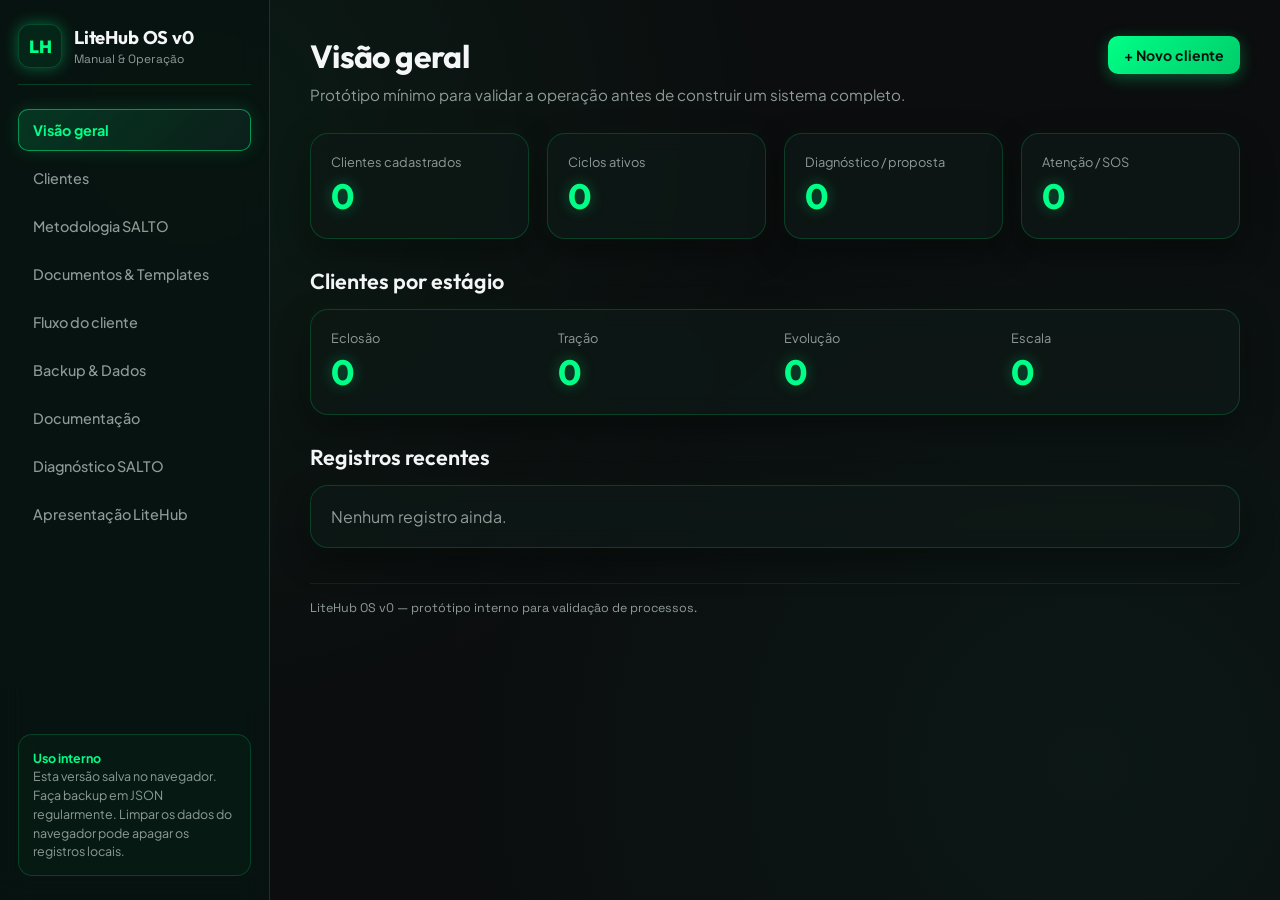
<file: index.html>
<!doctype html>
<html lang="pt-BR">
<head>
<meta charset="utf-8"><meta name="viewport" content="width=device-width,initial-scale=1">
<title>LiteHub OS v0</title>
<link rel="stylesheet" href="style.css">
</head>
<body><div class="app">
<aside><div class="brand"><div class="logo">LH</div><div><h1>LiteHub OS v0</h1><small>Manual & Operação</small></div></div><div class="nav">
<button class="active" data-page="dashboard">Visão geral</button><button data-page="clientes">Clientes</button><button data-page="metodologia">Metodologia SALTO</button><button data-page="templates">Documentos & Templates</button><button data-page="processos">Fluxo do cliente</button><button data-page="backup">Backup & Dados</button><button onclick="window.location.href='documentacao.html'">Documentação</button><button onclick="window.location.href='diagnostico-LiteHub/index.html'">Diagnóstico SALTO</button><button onclick="window.location.href='apresentacao-litehub/index.html'">Apresentação LiteHub</button>
</div><div class="sidebox"><b>Uso interno</b><br>Esta versão salva no navegador. Faça backup em JSON regularmente. Limpar os dados do navegador pode apagar os registros locais.</div></aside>
<main>
<section id="dashboard" class="page active"><div class="top"><div><h2>Visão geral</h2><p>Protótipo mínimo para validar a operação antes de construir um sistema completo.</p></div><button class="btn" onclick="showPage('clientes');openClientForm()">+ Novo cliente</button></div>
<div class="grid cols-4"><div class="card"><div class="muted small">Clientes cadastrados</div><div class="metric" id="mTotal">0</div></div><div class="card"><div class="muted small">Ciclos ativos</div><div class="metric" id="mAtivos">0</div></div><div class="card"><div class="muted small">Diagnóstico / proposta</div><div class="metric" id="mComercial">0</div></div><div class="card"><div class="muted small">Atenção / SOS</div><div class="metric" id="mRisco">0</div></div></div>
<div class="section-title"><h3>Clientes por estágio</h3></div><div class="card"><div id="stageSummary" class="grid cols-4"></div></div><div class="section-title"><h3>Registros recentes</h3></div><div class="card" id="dashboardClients"></div></section>

<section id="clientes" class="page"><div class="top"><div><h2>Clientes</h2><p>Cadastro mínimo do prospect ao ciclo ativo.</p></div><button class="btn" onclick="openClientForm()">+ Cadastrar</button></div>
<div id="clientForm" class="card" style="display:none;margin-bottom:16px"><h3 id="clientFormTitle">Novo cliente</h3><input type="hidden" id="clientId"><div class="grid cols-3">
<div class="field"><label>Empresa</label><input id="cName"></div><div class="field"><label>Contato</label><input id="cContact"></div><div class="field"><label>Status</label><select id="cStatus"><option>Prospect</option><option>Reunião agendada</option><option>Diagnóstico</option><option>Em análise</option><option>Proposta</option><option>Negociação</option><option>Onboarding</option><option>Ciclo ativo</option><option>Checkpoint</option><option>Revisão</option><option>Novo SALTO</option><option>Offboarding</option><option>Concluído</option><option>Perdido</option></select></div>
<div class="field"><label>Índice SALTO (0–15)</label><input id="cScore" type="number" min="0" max="15" step=".1"></div><div class="field"><label>Estágio</label><select id="cStage"><option>Eclosão</option><option>Tração</option><option>Evolução</option><option>Escala</option></select></div><div class="field"><label>Complexidade</label><select id="cComplex"><option>C1 — Simples</option><option>C2 — Moderada</option><option>C3 — Alta</option></select></div>
<div class="field"><label>Saúde</label><select id="cHealth"><option>🟢 Saudável</option><option>🟡 Atenção</option><option>🔴 SOS</option><option>⚪ Não avaliado</option></select></div><div class="field"><label>Ciclo atual</label><input id="cCycle" placeholder="Ex.: Dia 42/90"></div><div class="field"><label>Produto</label><select id="cProduct"><option>Sprint Eclosão</option><option>Programa Tração</option><option>Programa Evolução</option><option>Programa Escala</option><option>Personalizado</option></select></div></div>
<div class="grid cols-2"><div class="field"><label>Ponto A</label><textarea id="cPointA"></textarea></div><div class="field"><label>Ponto B atual</label><textarea id="cPointB"></textarea></div><div class="field"><label>Módulos ativos</label><textarea id="cModules" placeholder="Ex.: Aquisição N3 / CRM N2 / Dados N2"></textarea></div><div class="field"><label>Links úteis</label><textarea id="cLinks" placeholder="Drive, CRM, Ads, documentos..."></textarea></div></div><div class="actions"><button class="btn" onclick="saveClient()">Salvar</button><button class="btn ghost" onclick="closeClientForm()">Cancelar</button></div></div><div id="clientList" class="grid cols-2"></div></section>

<section id="metodologia" class="page"><div class="top"><div><h2>Metodologia SALTO</h2><p>Referência rápida da versão 1.0.</p></div></div><div class="grid cols-2">
<div class="card"><h3>S — Situação</h3><p>Onde estamos? Diagnosticar, medir e priorizar.</p><span class="pill">S abre todo ciclo</span></div><div class="card"><h3>A — Atração</h3><p>Por que alguém prestaria atenção? Mensagem, oferta e criativos.</p></div><div class="card"><h3>L — Leads & Aquisição</h3><p>Como novas oportunidades chegam? Canais escolhidos conforme o diagnóstico.</p></div><div class="card"><h3>T — Tecnologia</h3><p>Como transformamos interesse em processo? Tracking, CRM, WhatsApp e automações.</p></div><div class="card"><h3>O — Otimização</h3><p>Onde está o próximo gargalo? Comparar Ponto A × Ponto B e preparar o próximo SALTO.</p><span class="pill">O fecha todo ciclo</span></div></div>
<div class="section-title"><h3>Arquitetura de decisão</h3></div><div class="card"><div class="kpi-line"><b>Índice SALTO</b><span>Maturidade e gargalos.</span></div><div class="kpi-line"><b>Complexidade C1/C2/C3</b><span>Dificuldade operacional.</span></div><div class="kpi-line"><b>Módulos N0–N3</b><span>Profundidade de atuação.</span></div><div class="kpi-line"><b>UE-I / UE-R</b><span>Capacidade de implantação e recorrência.</span></div><div class="kpi-line"><b>Produto</b><span>Limites de capacidade e acompanhamento.</span></div></div></section>

<section id="templates" class="page"><div class="top"><div><h2>Documentos & Templates</h2><p>Modelos operacionais. Selecione um cliente para salvar cada documento por empresa.</p></div><div class="actions"><select id="templateClient" onchange="renderTemplate()"><option value="">Sem cliente selecionado</option></select><button class="btn ghost" onclick="window.print()">Imprimir</button></div></div><div class="template-tabs no-print" id="templateTabs"></div><div id="templateArea"></div></section>

<section id="processos" class="page"><div class="top"><div><h2>Fluxo do cliente</h2><p>Mapa v1.0 do prospect ao próximo SALTO ou encerramento.</p></div></div><div class="card"><table><thead><tr><th>#</th><th>Etapa</th><th>Objetivo</th><th>Condição de saída</th><th>Documento</th></tr></thead><tbody>
<tr><td>1</td><td>Prospecção</td><td>Gerar conversa qualificada</td><td>Reunião agendada / sem interesse</td><td>Registro do prospect</td></tr><tr><td>2</td><td>Pré-qualificação</td><td>Evitar diagnóstico inviável</td><td>Fit mínimo confirmado</td><td>Checklist de fit</td></tr><tr><td>3</td><td>Diagnóstico SALTO</td><td>Maturidade, gargalo e restrições</td><td>Dados suficientes</td><td>Planilha de diagnóstico</td></tr><tr><td>4</td><td>Análise interna</td><td>Decidir se e como ajudar</td><td>Proposta / mais dados / recusa</td><td>Ficha de análise</td></tr><tr><td>5</td><td>Proposta</td><td>Prescrever solução viável</td><td>Aceite / negociação / perda</td><td>Proposta LiteHub</td></tr><tr><td>6</td><td>Contrato + pagamento</td><td>Formalizar regras</td><td>Condições cumpridas</td><td>Contrato + expectativas</td></tr><tr><td>7</td><td>Onboarding</td><td>Confirmar fotografia operacional</td><td>Ponto A oficial</td><td>Checklist onboarding</td></tr><tr><td>8</td><td>Planejamento</td><td>Definir Ponto B e prioridades</td><td>Ficha do ciclo pronta</td><td>Ficha do Ciclo SALTO</td></tr><tr><td>9</td><td>Execução</td><td>Operar hipóteses e módulos</td><td>Dados / marco do ciclo</td><td>Registro de hipóteses</td></tr><tr><td>10</td><td>Acompanhamento</td><td>Dar visibilidade</td><td>Decisões registradas</td><td>Update semanal</td></tr><tr><td>11</td><td>Pulse</td><td>Antecipar churn</td><td>Ação quando necessário</td><td>Pulse de satisfação</td></tr><tr><td>12</td><td>Checkpoint</td><td>Continuar / ajustar / rotacionar</td><td>Nova decisão</td><td>Checkpoint SALTO</td></tr><tr><td>13</td><td>Revisão A → B</td><td>Mostrar evolução</td><td>Novo estado documentado</td><td>Relatório A × B</td></tr><tr><td>14</td><td>Continuidade</td><td>Escolher próximo movimento</td><td>Novo SALTO / saída</td><td>Recomendação</td></tr><tr><td>15</td><td>Offboarding</td><td>Encerrar bem</td><td>Ativos e pendências resolvidos</td><td>Checklist offboarding</td></tr></tbody></table></div></section>

<section id="backup" class="page"><div class="top"><div><h2>Backup & Dados</h2><p>Use JSON como backup enquanto esta versão roda localmente.</p></div></div><div class="grid cols-2"><div class="card"><h3>Exportar</h3><p class="muted">Baixa clientes e documentos salvos.</p><button class="btn" onclick="exportData()">Exportar backup JSON</button></div><div class="card"><h3>Importar</h3><p class="muted">Restaura um backup e substitui os dados atuais.</p><input type="file" id="importFile" accept=".json"><br><br><button class="btn secondary" onclick="importData()">Importar backup</button></div></div><div class="card" style="margin-top:15px"><h3>Limpar ambiente</h3><button class="btn danger" onclick="resetAll()">Apagar dados locais</button></div></section>
<section id="documentacao" class="page"><div class="top"><div><h2>Documentação</h2><p>Referência rápida da versão 1.0.</p></div></div><div class="card"><h3>Objetivo</h3><p>Prototipar um sistema mínimo para validar a operação antes de construir um sistema completo.</p></div><div class="card"><h3>Escopo</h3><p>Cadastro de clientes, registro de documentos e templates, visão geral do pipeline e fluxo do cliente.</p></div><div class="card"><h3>Limitações</h3><p>Esta versão roda localmente no navegador. Limpar os dados do navegador pode apagar os registros locais. Faça backup em JSON regularmente.</p></div></section>
<script src="script.js"></script></body></html>
<footer>LiteHub OS v0 — protótipo interno para validação de processos.</footer>
</main></div>
</file>
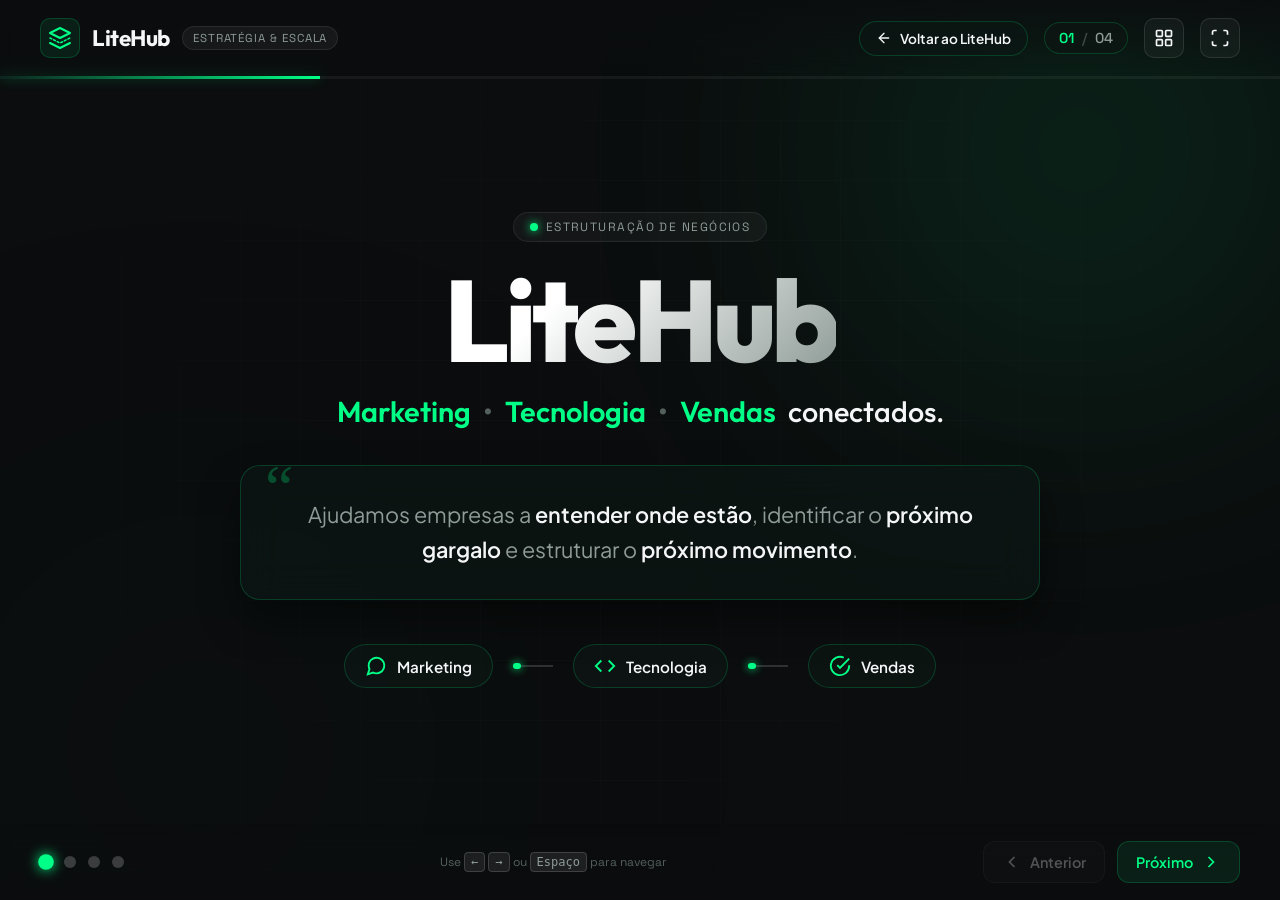
<file: apresentacao-litehub/index.html>
<!DOCTYPE html>
<html lang="pt-BR">

<head>
  <meta charset="UTF-8">
  <meta name="viewport" content="width=device-width, initial-scale=1.0">
  <title>LiteHub — Marketing, Tecnologia e Vendas</title>
  <meta name="description"
    content="Apresentação institucional LiteHub. Conectando Marketing, Tecnologia e Vendas para identificar gargalos e estruturar o próximo salto da sua empresa.">

  <!-- Google Fonts -->
  <link rel="preconnect" href="https://fonts.googleapis.com">
  <link rel="preconnect" href="https://fonts.gstatic.com" crossorigin>
  <link
    href="https://fonts.googleapis.com/css2?family=Outfit:wght@400;500;600;700&family=Plus+Jakarta+Sans:wght@300;400;500;600;700&family=Space+Grotesk:wght@400;500;600&display=swap"
    rel="stylesheet">

  <!-- Stylesheets -->
  <link rel="stylesheet" href="style.css">
</head>

<body>
  <!-- Ambient background lighting canvas / effects -->
  <div class="ambient-background">
    <div class="glow-orb orb-1"></div>
    <div class="glow-orb orb-2"></div>
    <div class="grid-overlay"></div>
  </div>

  <!-- Header Navigation -->
  <header class="app-header">
    <div class="brand">
      <span class="brand-logo">
        <svg width="24" height="24" viewBox="0 0 24 24" fill="none" xmlns="http://www.w3.org/2000/svg">
          <path d="M12 2L2 7L12 12L22 7L12 2Z" stroke="#00FF87" stroke-width="2" stroke-linecap="round"
            stroke-linejoin="round" />
          <path d="M2 17L12 22L22 17" stroke="#00FF87" stroke-width="2" stroke-linecap="round"
            stroke-linejoin="round" />
          <path d="M2 12L12 17L22 12" stroke="#00FF87" stroke-dasharray="2 2" stroke-width="1.5" stroke-linecap="round"
            stroke-linejoin="round" />
        </svg>
      </span>
      <span class="brand-name">LiteHub</span>
      <span class="brand-badge">Estratégia & Escala</span>
    </div>

    <div class="header-controls">
      <a href="../index.html" class="btn-back-home" title="Voltar ao LiteHub OS" aria-label="Voltar para o LiteHub OS">
        <svg width="16" height="16" viewBox="0 0 24 24" fill="none" stroke="currentColor" stroke-width="2" stroke-linecap="round" stroke-linejoin="round">
          <line x1="19" y1="12" x2="5" y2="12"></line>
          <polyline points="12 19 5 12 12 5"></polyline>
        </svg>
        <span>Voltar ao LiteHub</span>
      </a>

      <div class="slide-indicator">
        <span id="current-slide-num">01</span>
        <span class="sep">/</span>
        <span id="total-slides-num">04</span>
      </div>

      <button id="btn-overview" class="icon-btn" title="Visão Geral (Esc)" aria-label="Visão geral dos slides">
        <svg width="20" height="20" viewBox="0 0 24 24" fill="none" stroke="currentColor" stroke-width="2">
          <rect x="3" y="3" width="7" height="7" rx="1" />
          <rect x="14" y="3" width="7" height="7" rx="1" />
          <rect x="14" y="14" width="7" height="7" rx="1" />
          <rect x="3" y="14" width="7" height="7" rx="1" />
        </svg>
      </button>

      <button id="btn-fullscreen" class="icon-btn" title="Tela Cheia (F)" aria-label="Alternar tela cheia">
        <svg class="fs-icon-open" width="20" height="20" viewBox="0 0 24 24" fill="none" stroke="currentColor"
          stroke-width="2">
          <path d="M8 3H5a2 2 0 0 0-2 2v3m18 0V5a2 2 0 0 0-2-2h-3m0 18h3a2 2 0 0 0 2-2v-3M3 16v3a2 2 0 0 0 2 2h3" />
        </svg>
      </button>
    </div>
  </header>

  <!-- Progress Bar Top -->
  <div class="progress-bar-container">
    <div id="progress-bar" class="progress-bar"></div>
  </div>

  <!-- Main Slides Viewport -->
  <main class="slides-viewport">

    <!-- SLIDE 1 -->
    <section class="slide active" id="slide-1" data-slide="1">
      <div class="slide-content hero-slide">
        <div class="hero-badge">
          <span class="dot"></span> ESTRUTURAÇÃO DE NEGÓCIOS
        </div>

        <h1 class="hero-title">LiteHub</h1>

        <p class="hero-tagline">
          <span class="highlight-pill">Marketing</span>
          <span class="divider">•</span>
          <span class="highlight-pill">Tecnologia</span>
          <span class="divider">•</span>
          <span class="highlight-pill">Vendas</span>
          <span class="subtext">conectados.</span>
        </p>

        <div class="hero-card glass-panel">
          <div class="quote-mark">“</div>
          <p class="hero-description">
            Ajudamos empresas a <strong>entender onde estão</strong>, identificar o <strong>próximo gargalo</strong> e
            estruturar o <strong>próximo movimento</strong>.
          </p>
        </div>

        <!-- 3 Pillars Visualizer -->
        <div class="pillars-container">
          <div class="pillar-item">
            <div class="pillar-icon">
              <svg width="22" height="22" viewBox="0 0 24 24" fill="none" stroke="currentColor" stroke-width="2">
                <path
                  d="M21 11.5a8.38 8.38 0 0 1-.9 3.8 8.5 8.5 0 0 1-7.6 4.7 8.38 8.38 0 0 1-3.8-.9L3 21l1.9-5.7a8.38 8.38 0 0 1-.9-3.8 8.5 8.5 0 0 1 4.7-7.6 8.38 8.38 0 0 1 3.8-.9h.5a8.48 8.48 0 0 1 8 8v.5z" />
              </svg>
            </div>
            <span>Marketing</span>
          </div>

          <div class="pillar-connector">
            <div class="connector-line"></div>
            <div class="connector-pulse"></div>
          </div>

          <div class="pillar-item">
            <div class="pillar-icon">
              <svg width="22" height="22" viewBox="0 0 24 24" fill="none" stroke="currentColor" stroke-width="2">
                <polyline points="16 18 22 12 16 6" />
                <polyline points="8 6 2 12 8 18" />
              </svg>
            </div>
            <span>Tecnologia</span>
          </div>

          <div class="pillar-connector">
            <div class="connector-line"></div>
            <div class="connector-pulse"></div>
          </div>

          <div class="pillar-item">
            <div class="pillar-icon">
              <svg width="22" height="22" viewBox="0 0 24 24" fill="none" stroke="currentColor" stroke-width="2">
                <path d="M22 11.08V12a10 10 0 1 1-5.93-9.14" />
                <polyline points="22 4 12 14.01 9 11.01" />
              </svg>
            </div>
            <span>Vendas</span>
          </div>
        </div>
      </div>
    </section>

    <!-- SLIDE 2 -->
    <section class="slide" id="slide-2" data-slide="2">
      <div class="slide-content salto-slide">
        <div class="section-tag">METODOLOGIA DE DIAGNÓSTICO</div>
        <h2 class="slide-title">O SALTO</h2>

        <!-- Interactive SALTO letters card breakdown -->
        <div class="salto-grid">
          <div class="salto-card" data-salto="S">
            <div class="salto-letter">S</div>
            <div class="salto-info">
              <span class="salto-word">Situação</span>
              <p class="salto-desc">Mapeamento do cenário atual e diagnóstico de maturidade comercial e operacional.</p>
            </div>
          </div>

          <div class="salto-card" data-salto="A">
            <div class="salto-letter">A</div>
            <div class="salto-info">
              <span class="salto-word">Atração</span>
              <p class="salto-desc">Estratégia de alcance, posicionamento de mercado e geração de demanda qualificada.
              </p>
            </div>
          </div>

          <div class="salto-card" data-salto="L">
            <div class="salto-letter">L</div>
            <div class="salto-info">
              <span class="salto-word">Leads & Aquisição</span>
              <p class="salto-desc">Captura, qualificação e otimização do fluxo de conversão em novos clientes.</p>
            </div>
          </div>

          <div class="salto-card" data-salto="T">
            <div class="salto-letter">T</div>
            <div class="salto-info">
              <span class="salto-word">Tecnologia</span>
              <p class="salto-desc">Ferramentas, automações, arquitetura de dados e integração de sistemas.</p>
            </div>
          </div>

          <div class="salto-card" data-salto="O">
            <div class="salto-letter">O</div>
            <div class="salto-info">
              <span class="salto-word">Otimização</span>
              <p class="salto-desc">Análise contínua de métricas, eliminação de gargalos e ganho de escala.</p>
            </div>
          </div>
        </div>

        <!-- Key phrase footer card -->
        <div class="salto-phrase-card glass-panel">
          <div class="quote-icon">
            <svg width="24" height="24" viewBox="0 0 24 24" fill="none" stroke="#00FF87" stroke-width="2">
              <path
                d="M3 21c3 0 7-1 7-8V5c0-1.25-.756-2.017-2-2H4c-1.25 0-2 .75-2 2v6c0 1.25.75 2 2 2h3c0 4-2 5.5-4 6z" />
              <path
                d="M15 21c3 0 7-1 7-8V5c0-1.25-.756-2.017-2-2h-4c-1.25 0-2 .75-2 2v6c0 1.25.75 2 2 2h3c0 4-2 5.5-4 6z" />
            </svg>
          </div>
          <blockquote class="salto-quote">
            “Antes de saltar, precisamos saber de onde estamos partindo.”
          </blockquote>
        </div>
      </div>
    </section>

    <!-- SLIDE 3 -->
    <section class="slide" id="slide-3" data-slide="3">
      <div class="slide-content conversa-slide">
        <div class="section-tag">ALINHAMENTO E TRANSPARÊNCIA</div>
        <h2 class="slide-title">Como funciona esta conversa</h2>

        <div class="conversa-steps-container">
          <!-- Timeline line track -->
          <div class="steps-timeline-track">
            <div class="steps-timeline-progress"></div>
          </div>

          <div class="conversa-step-card glass-panel" data-step="1">
            <div class="step-badge">
              <span class="step-num">01</span>
              <span class="step-moment">Hoje</span>
            </div>
            <div class="step-content">
              <h3>Entender o cenário.</h3>
              <p>Mapeamos a realidade atual do seu negócio sem premissas ou soluções enlatadas.</p>
            </div>
          </div>

          <div class="conversa-step-card glass-panel" data-step="2">
            <div class="step-badge">
              <span class="step-num">02</span>
              <span class="step-moment">Depois</span>
            </div>
            <div class="step-content">
              <h3>Analisar os dados.</h3>
              <p>Examinamos gargalos de processo, tecnologia e performance de vendas com profundidade.</p>
            </div>
          </div>

          <div class="conversa-step-card glass-panel highlight-step" data-step="3">
            <div class="step-badge">
              <span class="step-num">03</span>
              <span class="step-moment">O Diagnóstico</span>
            </div>
            <div class="step-content">
              <h3>Recomendação clara.</h3>
              <p>Se encontrarmos uma oportunidade em que a LiteHub realmente possa ajudar, apresentamos uma recomendação
                estruturada.</p>
            </div>
          </div>

          <div class="conversa-step-card glass-panel honest-step" data-step="4">
            <div class="step-badge">
              <span class="step-num">04</span>
              <span class="step-moment">Compromisso</span>
            </div>
            <div class="step-content">
              <h3>Transparência total.</h3>
              <p>Caso contrário, também falamos isso. Só avançamos se houver encaixe real e valor mensurável.</p>
            </div>
          </div>
        </div>
      </div>
    </section>

    <!-- SLIDE 4 -->
    <section class="slide" id="slide-4" data-slide="4">
      <div class="slide-content ponto-slide">
        <div class="section-tag">FILOSOFIA DE ATUAÇÃO</div>
        <h2 class="slide-title">Ponto A <span class="accent-arrow">→</span> Ponto B</h2>

        <!-- Interactive Diagram -->
        <div class="diagram-wrapper">
          <div class="point-box point-a glass-panel">
            <div class="point-header">
              <span class="point-badge">ESTADO ATUAL</span>
              <h3>Ponto A</h3>
            </div>
            <p>Diagnóstico preciso do cenário atual, gargalos e capacidade real da operação.</p>
          </div>

          <div class="bridge-box">
            <div class="bridge-line">
              <div class="bridge-pulse"></div>
            </div>
            <div class="bridge-pill">
              <span class="bridge-icon">
                <svg width="18" height="18" viewBox="0 0 24 24" fill="none" stroke="#00FF87" stroke-width="2">
                  <polygon
                    points="12 2 15.09 8.26 22 9.27 17 14.14 18.18 21.02 12 17.77 5.82 21.02 7 14.14 2 9.27 8.91 8.26 12 2" />
                </svg>
              </span>
              <span>O QUE PRECISA ACONTECER</span>
            </div>
          </div>

          <div class="point-box point-b glass-panel">
            <div class="point-header">
              <span class="point-badge badge-b">OBJETIVO ALCANÇÁVEL</span>
              <h3>Ponto B</h3>
            </div>
            <p>Evolução plausível, sustentável e mensurável com processos e tecnologia alinhados.</p>
          </div>
        </div>

        <!-- Principles Cards -->
        <div class="principles-grid">
          <div class="principle-card glass-panel">
            <div class="principle-icon">
              <svg width="24" height="24" viewBox="0 0 24 24" fill="none" stroke="#00FF87" stroke-width="2">
                <circle cx="12" cy="12" r="10" />
                <line x1="4.93" y1="4.93" x2="19.07" y2="19.07" />
              </svg>
            </div>
            <p>Não estamos procurando prometer um resultado antes de entender o problema.</p>
          </div>

          <div class="principle-card glass-panel highlight-principle">
            <div class="principle-icon">
              <svg width="24" height="24" viewBox="0 0 24 24" fill="none" stroke="#00FF87" stroke-width="2">
                <path d="M22 11.08V12a10 10 0 1 1-5.93-9.14" />
                <polyline points="22 4 12 14.01 9 11.01" />
              </svg>
            </div>
            <p>Estamos procurando identificar um <strong>Ponto A</strong>, um <strong>Ponto B plausível</strong> e o que
              precisa acontecer entre os dois.</p>
          </div>
        </div>
      </div>
    </section>

  </main>

  <!-- Controls Footer Bar -->
  <footer class="app-footer">
    <div class="nav-dots" id="nav-dots">
      <button class="dot-btn active" data-target="1" aria-label="Ir para o slide 1 LiteHub"><span
          class="dot-tooltip">LiteHub</span></button>
      <button class="dot-btn" data-target="2" aria-label="Ir para o slide 2 O SALTO"><span class="dot-tooltip">O
          SALTO</span></button>
      <button class="dot-btn" data-target="3" aria-label="Ir para o slide 3 Como Funciona"><span
          class="dot-tooltip">Como Funciona</span></button>
      <button class="dot-btn" data-target="4" aria-label="Ir para o slide 4 Ponto A -> Ponto B"><span
          class="dot-tooltip">Ponto A → B</span></button>
    </div>

    <div class="keyboard-hint">
      <span>Use <kbd>←</kbd> <kbd>→</kbd> ou <kbd>Espaço</kbd> para navegar</span>
    </div>

    <div class="nav-actions">
      <button id="btn-prev" class="nav-btn" aria-label="Slide anterior" disabled>
        <svg width="20" height="20" viewBox="0 0 24 24" fill="none" stroke="currentColor" stroke-width="2">
          <polyline points="15 18 9 12 15 6" />
        </svg>
        <span>Anterior</span>
      </button>

      <button id="btn-next" class="nav-btn primary-nav-btn" aria-label="Próximo slide">
        <span>Próximo</span>
        <svg width="20" height="20" viewBox="0 0 24 24" fill="none" stroke="currentColor" stroke-width="2">
          <polyline points="9 18 15 12 9 6" />
        </svg>
      </button>
    </div>
  </footer>

  <!-- Overview Grid Modal -->
  <div id="overview-modal" class="overview-modal">
    <div class="overview-header">
      <h2>Visão Geral da Apresentação</h2>
      <button id="btn-close-overview" class="icon-btn" aria-label="Fechar visão geral">
        <svg width="24" height="24" viewBox="0 0 24 24" fill="none" stroke="currentColor" stroke-width="2">
          <line x1="18" y1="6" x2="6" y2="18" />
          <line x1="6" y1="6" x2="18" y2="18" />
        </svg>
      </button>
    </div>

    <div class="overview-grid">
      <div class="overview-card" data-jump="1">
        <div class="card-thumb thumb-1">
          <span class="thumb-badge">01</span>
          <h4>LiteHub</h4>
          <p>Marketing, tecnologia e vendas conectados.</p>
        </div>
      </div>
      <div class="overview-card" data-jump="2">
        <div class="card-thumb thumb-2">
          <span class="thumb-badge">02</span>
          <h4>O SALTO</h4>
          <p>Situação, Atração, Leads, Tecnologia, Otimização</p>
        </div>
      </div>
      <div class="overview-card" data-jump="3">
        <div class="card-thumb thumb-3">
          <span class="thumb-badge">03</span>
          <h4>Como Funciona</h4>
          <p>Hoje, depois, recomendação e transparência.</p>
        </div>
      </div>
      <div class="overview-card" data-jump="4">
        <div class="card-thumb thumb-4">
          <span class="thumb-badge">04</span>
          <h4>Ponto A → B</h4>
          <p>Cenário atual, ponte e objetivo plausível.</p>
        </div>
      </div>
    </div>
  </div>

  <!-- Scripts -->
  <script src="script.js"></script>
</body>

</html>
</file>
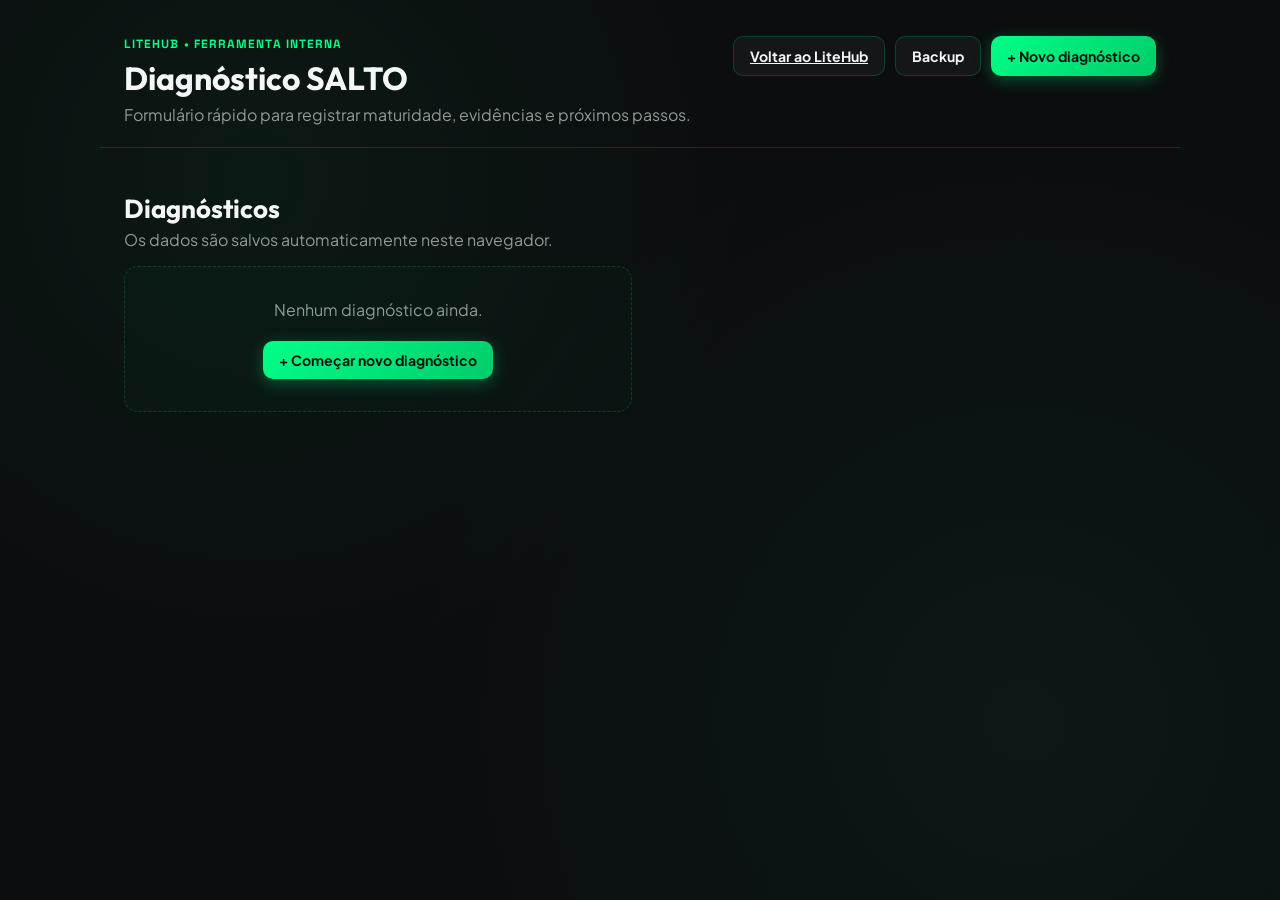
<file: diagnostico-LiteHub/index.html>
<!doctype html>
<html lang="pt-BR">
<head>
  <meta charset="utf-8">
  <meta name="viewport" content="width=device-width, initial-scale=1">
  <title>Diagnóstico SALTO — LiteHub</title>
  <link rel="stylesheet" href="style.css">
</head>
<body>
  <div id="app">
    <header class="app-header">
      <div><div class="eyebrow">LiteHub • ferramenta interna</div><h1>Diagnóstico SALTO</h1><p class="subtitle">Formulário rápido para registrar maturidade, evidências e próximos passos.</p></div>
      <div class="header-actions"><a class="btn ghost" href="../index.html">Voltar ao LiteHub</a><button class="btn ghost" id="openBackup">Backup</button><button class="btn" id="newClient">+ Novo diagnóstico</button></div>
    </header>
    <main>
      <section id="homeView" class="view active">
        <div class="section-head"><div><h2>Diagnósticos</h2><p>Os dados são salvos automaticamente neste navegador.</p></div></div>
        <div id="clientCards" class="client-grid"></div>
      </section>

      <section id="formView" class="view">
        <div class="form-top"><button class="back-link" id="backHome">← Diagnósticos</button><div class="form-actions"><button class="btn ghost" id="saveAndHome">Salvar e sair</button><button class="btn" id="showResult">Ver resultado</button></div></div>
        <div class="progress-wrap"><div class="progress-label"><span id="progressText">Informações iniciais</span><span id="progressCount"></span></div><div class="progress"><div id="progressBar"></div></div></div>
        <form id="diagnosisForm" novalidate>
          <div id="formPages"></div>
        </form>
        <div class="keyboard-hint">Atalhos: <kbd>0</kbd>–<kbd>3</kbd> nota • <kbd>4</kbd> Não • <kbd>5</kbd> Parcial • <kbd>6</kbd> Sim • <kbd>9</kbd> Pular • <kbd>←</kbd>/<kbd>→</kbd> navegar</div>
      </section>

      <section id="resultView" class="view print-area">
        <div class="form-top no-print"><button class="back-link" id="backForm">← Voltar ao formulário</button><div class="form-actions"><button class="btn ghost" id="openResultTab">Abrir em nova guia</button><button class="btn" id="printResult">Imprimir A4</button></div></div>
        <div id="resultContent"></div>
      </section>
    </main>

    <dialog id="backupDialog"><div class="dialog-head"><h2>Backup e dados</h2><button class="icon-btn" id="closeBackup">×</button></div><p>Exporte regularmente um JSON. Ele contém todos os diagnósticos salvos neste navegador.</p><div class="backup-actions"><button class="btn" id="exportData">Exportar JSON</button><button class="btn danger" id="resetAll">Resetar tudo</button><label class="btn secondary file-label">Importar JSON<input type="file" id="importData" accept=".json,application/json"></label></div><p class="small muted">A importação substitui os dados atuais pelos dados do arquivo. Exporte o estado atual antes de importar.</p></dialog>
  </div>
  <script src="script.js"></script>
</body>
</html>
</file>
<file: style.css>
@import url('https://fonts.googleapis.com/css2?family=Outfit:wght@400;500;600;700&family=Plus+Jakarta+Sans:wght@300;400;500;600;700&family=Space+Grotesk:wght@400;500;600;700&display=swap');

:root {
  --bg-dark: #0b0d0e;
  --bg-surface: #0d1513;
  --bg-card: rgba(14, 25, 22, 0.75);
  --bg-card-hover: rgba(18, 38, 33, 0.9);

  --emerald-deep: #081815;
  --emerald-surface: #0d231e;
  --emerald-border: rgba(0, 255, 135, 0.18);
  --emerald-border-active: rgba(0, 255, 135, 0.5);

  --accent-mint: #00ff87;
  --accent-mint-glow: rgba(0, 255, 135, 0.35);
  --accent-mint-soft: rgba(0, 255, 135, 0.08);

  --text-main: #f5f6f7;
  --text-muted: #8e9b96;
  --text-dim: #54605c;
  --red: #ff5555;

  --font-body: 'Plus Jakarta Sans', -apple-system, BlinkMacSystemFont, system-ui, sans-serif;
  --font-display: 'Outfit', sans-serif;
  --font-mono: 'Space Grotesk', monospace;

  --shadow: 0 12px 32px rgba(0, 0, 0, 0.4), 0 0 20px rgba(0, 255, 135, 0.04);
  --shadow-hover: 0 18px 40px rgba(0, 0, 0, 0.5), 0 0 25px rgba(0, 255, 135, 0.12);
  --transition: 0.3s cubic-bezier(0.16, 1, 0.3, 1);
}

* {
  box-sizing: border-box;
}

body {
  margin: 0;
  font-family: var(--font-body);
  background-color: var(--bg-dark);
  background-image:
    radial-gradient(circle at 15% 15%, rgba(0, 255, 135, 0.06) 0%, transparent 45%),
    radial-gradient(circle at 85% 85%, rgba(13, 35, 30, 0.5) 0%, transparent 50%);
  background-attachment: fixed;
  color: var(--text-main);
  -webkit-font-smoothing: antialiased;
  -moz-osx-font-smoothing: grayscale;
}

button,
input,
textarea,
select {
  font-family: inherit;
}

button {
  cursor: pointer;
}

.app {
  display: grid;
  grid-template-columns: 270px 1fr;
  min-height: 100vh;
}

aside {
  background: rgba(8, 20, 17, 0.92);
  color: var(--text-main);
  padding: 24px 18px;
  position: sticky;
  top: 0;
  height: 100vh;
  overflow-y: auto;
  border-right: 1px solid var(--emerald-border);
  backdrop-filter: blur(14px);
  display: flex;
  flex-direction: column;
}

.brand {
  display: flex;
  gap: 12px;
  align-items: center;
  margin-bottom: 24px;
  padding-bottom: 16px;
  border-bottom: 1px solid var(--emerald-border);
}

.logo {
  width: 44px;
  height: 44px;
  border-radius: 12px;
  background: var(--accent-mint-soft);
  color: var(--accent-mint);
  border: 1px solid var(--emerald-border);
  box-shadow: 0 0 15px var(--accent-mint-glow);
  display: grid;
  place-items: center;
  font-weight: 800;
  font-family: var(--font-display);
  font-size: 1.1rem;
}

.brand h1 {
  font-family: var(--font-display);
  font-size: 1.15rem;
  font-weight: 700;
  margin: 0;
  color: var(--text-main);
  letter-spacing: -0.01em;
}

.brand small {
  display: block;
  font-family: var(--font-mono);
  color: var(--text-muted);
  font-size: 0.75rem;
  margin-top: 2px;
}

.nav {
  display: flex;
  flex-direction: column;
  gap: 6px;
  flex: 1;
}

.nav button {
  border: 1px solid transparent;
  background: transparent;
  color: var(--text-muted);
  text-align: left;
  padding: 11px 14px;
  border-radius: 10px;
  font-size: 0.9rem;
  font-weight: 500;
  transition: all var(--transition);
  display: flex;
  align-items: center;
}

.nav button:hover {
  background: var(--emerald-surface);
  color: var(--accent-mint);
  border-color: var(--emerald-border);
  transform: translateX(4px);
}

.nav button.active {
  background: linear-gradient(135deg, rgba(0, 255, 135, 0.15) 0%, rgba(13, 35, 30, 0.8) 100%);
  color: var(--accent-mint);
  border: 1px solid var(--emerald-border-active);
  font-weight: 700;
  box-shadow: 0 0 18px rgba(0, 255, 135, 0.15);
}

.sidebox {
  margin-top: 24px;
  padding: 14px;
  border: 1px solid var(--emerald-border);
  border-radius: 14px;
  background: rgba(0, 255, 135, 0.03);
  font-size: 0.78rem;
  color: var(--text-muted);
  line-height: 1.5;
  backdrop-filter: blur(8px);
}

.sidebox b {
  color: var(--accent-mint);
}

main {
  padding: 36px 40px;
  max-width: 1450px;
  width: 100%;
}

.page {
  display: none;
}

.page.active {
  display: block;
  animation: fadeIn 0.4s cubic-bezier(0.16, 1, 0.3, 1);
}

@keyframes fadeIn {
  from { opacity: 0; transform: translateY(8px); }
  to { opacity: 1; transform: translateY(0); }
}

.top {
  display: flex;
  justify-content: space-between;
  gap: 18px;
  align-items: flex-start;
  margin-bottom: 26px;
}

.top h2 {
  margin: 0;
  font-family: var(--font-display);
  font-size: 2rem;
  font-weight: 700;
  letter-spacing: -0.02em;
  color: var(--text-main);
}

.top p {
  margin: 8px 0 0;
  color: var(--text-muted);
  max-width: 800px;
  line-height: 1.5;
  font-size: 0.95rem;
}

.actions {
  display: flex;
  gap: 10px;
  flex-wrap: wrap;
}

.btn {
  border: 0;
  border-radius: 10px;
  padding: 10px 16px;
  background: linear-gradient(135deg, #00ff87 0%, #00cc6a 100%);
  color: #04140d;
  font-weight: 700;
  font-family: var(--font-body);
  font-size: 0.88rem;
  box-shadow: 0 4px 16px rgba(0, 255, 135, 0.3);
  transition: all var(--transition);
  display: inline-flex;
  align-items: center;
  justify-content: center;
  gap: 6px;
}

.btn:hover {
  transform: translateY(-2px);
  box-shadow: 0 6px 22px rgba(0, 255, 135, 0.45);
  filter: brightness(1.08);
}

.btn:active {
  transform: translateY(0);
}

.btn.secondary {
  background: var(--emerald-surface);
  color: var(--accent-mint);
  border: 1px solid var(--emerald-border);
  box-shadow: none;
}

.btn.secondary:hover {
  background: rgba(13, 35, 30, 0.9);
  border-color: var(--accent-mint);
  box-shadow: 0 0 15px var(--accent-mint-glow);
}

.btn.ghost {
  background: rgba(255, 255, 255, 0.04);
  color: var(--text-main);
  border: 1px solid var(--emerald-border);
  box-shadow: none;
}

.btn.ghost:hover {
  background: var(--emerald-surface);
  border-color: var(--accent-mint);
  color: var(--accent-mint);
}

.btn.danger {
  background: rgba(255, 85, 85, 0.1);
  color: #ff6b6b;
  border: 1px solid rgba(255, 85, 85, 0.3);
  box-shadow: none;
}

.btn.danger:hover {
  background: rgba(255, 85, 85, 0.2);
  border-color: #ff5555;
  box-shadow: 0 0 15px rgba(255, 85, 85, 0.25);
}

.grid {
  display: grid;
  gap: 18px;
}

.cols-4 {
  grid-template-columns: repeat(4, minmax(0, 1fr));
}

.cols-3 {
  grid-template-columns: repeat(3, minmax(0, 1fr));
}

.cols-2 {
  grid-template-columns: repeat(2, minmax(0, 1fr));
}

.card {
  background: var(--bg-card);
  border: 1px solid var(--emerald-border);
  border-radius: 18px;
  padding: 20px;
  box-shadow: var(--shadow);
  backdrop-filter: blur(10px);
  transition: all var(--transition);
}

.card:hover {
  border-color: var(--emerald-border-active);
  box-shadow: var(--shadow-hover);
}

.card h3 {
  margin: 0 0 14px;
  font-family: var(--font-display);
  font-size: 1.15rem;
  font-weight: 600;
  color: var(--text-main);
}

.metric {
  font-family: var(--font-display);
  font-size: 2.2rem;
  font-weight: 700;
  color: var(--accent-mint);
  text-shadow: 0 0 14px var(--accent-mint-glow);
  margin-top: 4px;
}

.muted {
  color: var(--text-muted);
}

.small {
  font-size: 0.8rem;
}

.pill {
  display: inline-block;
  padding: 5px 10px;
  border-radius: 999px;
  background: var(--accent-mint-soft);
  color: var(--accent-mint);
  border: 1px solid var(--emerald-border);
  font-size: 0.76rem;
  font-family: var(--font-mono);
  font-weight: 600;
}

.field {
  display: grid;
  gap: 7px;
  margin-bottom: 14px;
}

.field label {
  font-size: 0.78rem;
  font-family: var(--font-mono);
  font-weight: 600;
  color: var(--text-muted);
  text-transform: uppercase;
  letter-spacing: 0.04em;
}

input,
select,
textarea {
  width: 100%;
  border: 1px solid var(--emerald-border);
  border-radius: 10px;
  padding: 11px 14px;
  background: rgba(8, 18, 15, 0.85);
  color: var(--text-main);
  transition: all var(--transition);
  font-size: 0.9rem;
}

input:focus,
select:focus,
textarea:focus {
  border-color: var(--accent-mint);
  box-shadow: 0 0 15px var(--accent-mint-glow);
  outline: none;
  background: rgba(12, 28, 23, 0.95);
}

select option {
  background: #0b1713;
  color: var(--text-main);
}

textarea {
  min-height: 95px;
  resize: vertical;
}

.section-title {
  display: flex;
  justify-content: space-between;
  align-items: center;
  margin: 28px 0 14px;
}

.section-title h3 {
  margin: 0;
  font-family: var(--font-display);
  font-size: 1.35rem;
  font-weight: 600;
  color: var(--text-main);
}

table {
  width: 100%;
  border-collapse: collapse;
}

th,
td {
  padding: 12px 14px;
  border-bottom: 1px solid rgba(0, 255, 135, 0.1);
  text-align: left;
  vertical-align: middle;
}

th {
  font-family: var(--font-mono);
  font-size: 0.75rem;
  color: var(--text-muted);
  text-transform: uppercase;
  letter-spacing: 0.05em;
  border-bottom: 1px solid var(--emerald-border);
}

tr:hover td {
  background: rgba(0, 255, 135, 0.03);
}

.template-tabs {
  display: flex;
  gap: 8px;
  flex-wrap: wrap;
  margin-bottom: 18px;
}

.template-tabs button {
  border: 1px solid var(--emerald-border);
  background: rgba(255, 255, 255, 0.03);
  color: var(--text-muted);
  padding: 9px 14px;
  border-radius: 999px;
  font-size: 0.84rem;
  transition: all var(--transition);
}

.template-tabs button:hover {
  border-color: var(--accent-mint);
  color: var(--accent-mint);
  background: var(--emerald-surface);
}

.template-tabs button.active {
  background: var(--accent-mint);
  color: #04140d;
  font-weight: 700;
  border-color: var(--accent-mint);
  box-shadow: 0 0 15px var(--accent-mint-glow);
}

.note {
  padding: 14px 16px;
  border-left: 4px solid var(--accent-mint);
  background: rgba(0, 255, 135, 0.06);
  border-radius: 10px;
  line-height: 1.5;
  color: var(--text-main);
}

.warn {
  border-left-color: #ffb800;
  background: rgba(255, 184, 0, 0.08);
  color: #ffe699;
}

.client-card {
  display: flex;
  justify-content: space-between;
  gap: 16px;
  align-items: flex-start;
}

.client-card h4 {
  margin: 0 0 4px;
  font-family: var(--font-display);
  font-size: 1.1rem;
}

.client-meta {
  display: flex;
  gap: 6px;
  flex-wrap: wrap;
  margin-top: 10px;
}

.kpi-line {
  display: grid;
  grid-template-columns: 190px 1fr;
  gap: 14px;
  padding: 11px 0;
  border-bottom: 1px solid rgba(0, 255, 135, 0.08);
}

.kpi-line b {
  color: var(--accent-mint);
}

.checklist {
  display: grid;
  gap: 10px;
}

.check {
  display: flex;
  gap: 10px;
  align-items: flex-start;
  color: var(--text-main);
}

.check input {
  width: auto;
  margin-top: 3px;
  accent-color: var(--accent-mint);
}

footer {
  margin-top: 35px;
  color: var(--text-muted);
  font-family: var(--font-mono);
  font-size: 0.78rem;
  border-top: 1px solid rgba(0, 255, 135, 0.1);
  padding-top: 16px;
}

@media (max-width: 960px) {
  .app {
    grid-template-columns: 1fr;
  }

  aside {
    position: relative;
    height: auto;
    border-right: 0;
    border-bottom: 1px solid var(--emerald-border);
  }

  .cols-4,
  .cols-3,
  .cols-2 {
    grid-template-columns: 1fr;
  }

  main {
    padding: 22px;
  }
}

@media print {
  body {
    background: #fff !important;
    color: #000 !important;
  }

  aside,
  .actions,
  .template-tabs,
  .no-print {
    display: none !important;
  }

  .app {
    display: block;
  }

  main {
    padding: 0;
  }

  .page {
    display: none !important;
  }

  .page.active {
    display: block !important;
  }

  .card {
    background: #fff !important;
    border: 1px solid #ccc !important;
    box-shadow: none !important;
    color: #000 !important;
    break-inside: avoid;
  }
}
</file>
<file: apresentacao-litehub/style.css>
/* ==========================================================================
   LiteHub Modern Web Presentation — Design System & Custom Styles
   Colors matched from paleta.jpg
   ========================================================================== */

:root {
  /* Color Palette (Extracted from paleta.jpg) */
  --bg-dark: #0b0d0e;
  --bg-surface: #0e1211;
  --bg-card: rgba(12, 24, 21, 0.7);
  --bg-card-hover: rgba(16, 35, 30, 0.85);

  --emerald-deep: #081815;
  --emerald-surface: #0d231e;
  --emerald-border: rgba(0, 255, 135, 0.18);
  --emerald-border-active: rgba(0, 255, 135, 0.5);

  --accent-mint: #00ff87;
  --accent-mint-glow: rgba(0, 255, 135, 0.35);
  --accent-mint-soft: rgba(0, 255, 135, 0.08);

  --text-main: #f5f6f7;
  --text-muted: #8e9b96;
  --text-dim: #54605c;

  /* Fonts */
  --font-body: 'Plus Jakarta Sans', -apple-system, BlinkMacSystemFont, sans-serif;
  --font-display: 'Outfit', sans-serif;
  --font-mono: 'Space Grotesk', monospace;

  /* Transitions */
  --ease-out-expo: cubic-bezier(0.16, 1, 0.3, 1);
  --transition-fast: 0.25s var(--ease-out-expo);
  --transition-smooth: 0.45s var(--ease-out-expo);
}

/* Reset & Base Setup */
*,
*::before,
*::after {
  box-sizing: border-box;
  margin: 0;
  padding: 0;
}

html,
body {
  width: 100%;
  height: 100%;
  overflow: hidden;
  background-color: var(--bg-dark);
  color: var(--text-main);
  font-family: var(--font-body);
  -webkit-font-smoothing: antialiased;
  -moz-osx-font-smoothing: grayscale;
}

/* Ambient Background Light Orbs */
.ambient-background {
  position: fixed;
  inset: 0;
  pointer-events: none;
  z-index: 0;
  overflow: hidden;
}

.glow-orb {
  position: absolute;
  border-radius: 50%;
  filter: blur(140px);
  opacity: 0.22;
  transition: transform 10s ease-in-out;
}

.orb-1 {
  width: 600px;
  height: 600px;
  background: radial-gradient(circle, var(--accent-mint) 0%, rgba(0, 255, 135, 0) 70%);
  top: -150px;
  right: -100px;
  animation: floatOrb1 18s ease-in-out infinite alternate;
}

.orb-2 {
  width: 700px;
  height: 700px;
  background: radial-gradient(circle, var(--emerald-surface) 0%, rgba(8, 24, 21, 0) 70%);
  bottom: -200px;
  left: -150px;
  animation: floatOrb2 22s ease-in-out infinite alternate;
}

.grid-overlay {
  position: absolute;
  inset: 0;
  background-image:
    linear-gradient(to right, rgba(255, 255, 255, 0.03) 1px, transparent 1px),
    linear-gradient(to bottom, rgba(255, 255, 255, 0.03) 1px, transparent 1px);
  background-size: 60px 60px;
  mask-image: radial-gradient(circle at 50% 50%, black 40%, transparent 85%);
  opacity: 0.4;
}

@keyframes floatOrb1 {
  0% {
    transform: translate(0, 0) scale(1);
  }

  100% {
    transform: translate(-80px, 100px) scale(1.15);
  }
}

@keyframes floatOrb2 {
  0% {
    transform: translate(0, 0) scale(1);
  }

  100% {
    transform: translate(100px, -70px) scale(1.1);
  }
}

/* Glassmorphism Panel Base */
.glass-panel {
  background: var(--bg-card);
  backdrop-filter: blur(20px);
  -webkit-backdrop-filter: blur(20px);
  border: 1px solid var(--emerald-border);
  border-radius: 20px;
  box-shadow: 0 20px 40px rgba(0, 0, 0, 0.4);
  transition: transform var(--transition-smooth), border-color var(--transition-smooth), box-shadow var(--transition-smooth);
}

.glass-panel:hover {
  border-color: var(--emerald-border-active);
  box-shadow: 0 25px 50px rgba(0, 255, 135, 0.08), 0 10px 30px rgba(0, 0, 0, 0.5);
}

/* Header Navbar */
.app-header {
  position: fixed;
  top: 0;
  left: 0;
  right: 0;
  height: 76px;
  padding: 0 40px;
  display: flex;
  align-items: center;
  justify-content: space-between;
  z-index: 20;
  background: linear-gradient(to bottom, rgba(11, 13, 14, 0.85) 0%, rgba(11, 13, 14, 0) 100%);
  backdrop-filter: blur(8px);
}

.brand {
  display: flex;
  align-items: center;
  gap: 12px;
}

.brand-logo {
  display: flex;
  align-items: center;
  justify-content: center;
  width: 40px;
  height: 40px;
  border-radius: 10px;
  background: var(--accent-mint-soft);
  border: 1px solid var(--emerald-border);
}

.brand-name {
  font-family: var(--font-display);
  font-size: 1.4rem;
  font-weight: 700;
  letter-spacing: -0.02em;
  color: var(--text-main);
}

.brand-badge {
  font-family: var(--font-mono);
  font-size: 0.72rem;
  text-transform: uppercase;
  letter-spacing: 0.08em;
  color: var(--text-muted);
  background: rgba(255, 255, 255, 0.05);
  padding: 4px 10px;
  border-radius: 20px;
  border: 1px solid rgba(255, 255, 255, 0.08);
}

.header-controls {
  display: flex;
  align-items: center;
  gap: 16px;
}

.btn-back-home {
  display: inline-flex;
  align-items: center;
  gap: 8px;
  text-decoration: none;
  font-family: var(--font-body);
  font-size: 0.85rem;
  font-weight: 600;
  color: var(--text-main);
  background: var(--bg-card);
  padding: 8px 16px;
  border-radius: 30px;
  border: 1px solid var(--emerald-border);
  transition: all var(--transition-fast);
}

.btn-back-home:hover {
  background: var(--emerald-surface);
  border-color: var(--accent-mint);
  color: var(--accent-mint);
  box-shadow: 0 0 15px var(--accent-mint-glow);
  transform: translateX(-2px);
}

.btn-back-home svg {
  transition: transform var(--transition-fast);
}

.btn-back-home:hover svg {
  transform: translateX(-3px);
}

.slide-indicator {
  font-family: var(--font-mono);
  font-size: 0.9rem;
  font-weight: 500;
  color: var(--text-muted);
  background: rgba(14, 22, 19, 0.6);
  padding: 6px 14px;
  border-radius: 30px;
  border: 1px solid var(--emerald-border);
}

.slide-indicator #current-slide-num {
  color: var(--accent-mint);
  font-weight: 600;
}

.slide-indicator .sep {
  margin: 0 4px;
  opacity: 0.4;
}

.icon-btn {
  background: rgba(255, 255, 255, 0.04);
  border: 1px solid rgba(255, 255, 255, 0.1);
  color: var(--text-main);
  width: 40px;
  height: 40px;
  border-radius: 10px;
  display: flex;
  align-items: center;
  justify-content: center;
  cursor: pointer;
  transition: all var(--transition-fast);
}

.icon-btn:hover {
  background: var(--accent-mint-soft);
  border-color: var(--accent-mint);
  color: var(--accent-mint);
  transform: translateY(-2px);
}

/* Progress Bar */
.progress-bar-container {
  position: fixed;
  top: 76px;
  left: 0;
  right: 0;
  height: 3px;
  background: rgba(255, 255, 255, 0.05);
  z-index: 19;
}

.progress-bar {
  height: 100%;
  width: 25%;
  background: linear-gradient(90deg, var(--emerald-surface) 0%, var(--accent-mint) 100%);
  box-shadow: 0 0 12px var(--accent-mint-glow);
  transition: width var(--transition-smooth);
}

/* Main Viewport & Slide Container */
.slides-viewport {
  position: relative;
  width: 100vw;
  height: 100vh;
  padding-top: 80px;
  padding-bottom: 80px;
  z-index: 10;
  display: flex;
  align-items: center;
  justify-content: center;
}

.slide {
  position: absolute;
  inset: 80px 40px 80px 40px;
  display: flex;
  align-items: center;
  justify-content: center;
  opacity: 0;
  visibility: hidden;
  transform: translateY(30px) scale(0.98);
  transition: opacity 0.6s var(--ease-out-expo), transform 0.6s var(--ease-out-expo), visibility 0.6s;
  pointer-events: none;
}

.slide.active {
  opacity: 1;
  visibility: visible;
  transform: translateY(0) scale(1);
  pointer-events: auto;
}

.slide-content {
  width: 100%;
  max-width: 1120px;
  max-height: 100%;
  display: flex;
  flex-direction: column;
  align-items: center;
  justify-content: center;
  text-align: center;
}

/* Common Section Tags */
.section-tag {
  font-family: var(--font-mono);
  font-size: 0.78rem;
  font-weight: 600;
  letter-spacing: 0.15em;
  color: var(--accent-mint);
  text-transform: uppercase;
  margin-bottom: 12px;
  background: var(--accent-mint-soft);
  padding: 6px 14px;
  border-radius: 30px;
  border: 1px solid var(--emerald-border);
}

.slide-title {
  font-family: var(--font-display);
  font-size: clamp(2.2rem, 4vw, 3.4rem);
  font-weight: 700;
  letter-spacing: -0.03em;
  color: var(--text-main);
  margin-bottom: 32px;
}

/* ==========================================================================
   SLIDE 1 — LiteHub Hero
   ========================================================================== */
.hero-badge {
  display: inline-flex;
  align-items: center;
  gap: 8px;
  font-family: var(--font-mono);
  font-size: 0.75rem;
  letter-spacing: 0.12em;
  color: var(--text-muted);
  background: rgba(255, 255, 255, 0.04);
  padding: 6px 16px;
  border-radius: 30px;
  border: 1px solid rgba(255, 255, 255, 0.08);
  margin-bottom: 20px;
}

.hero-badge .dot {
  width: 8px;
  height: 8px;
  border-radius: 50%;
  background: var(--accent-mint);
  box-shadow: 0 0 10px var(--accent-mint);
}

.hero-title {
  font-family: var(--font-display);
  font-size: clamp(4.5rem, 9vw, 7.5rem);
  font-weight: 800;
  letter-spacing: -0.04em;
  line-height: 1;
  background: linear-gradient(135deg, #ffffff 30%, var(--text-muted) 100%);
  background-clip: text;
  -webkit-text-fill-color: transparent;
  margin-bottom: 16px;
}

.hero-tagline {
  font-family: var(--font-display);
  font-size: clamp(1.2rem, 2.5vw, 1.8rem);
  font-weight: 500;
  color: var(--text-main);
  margin-bottom: 36px;
  display: flex;
  align-items: center;
  gap: 12px;
  flex-wrap: wrap;
  justify-content: center;
}

.highlight-pill {
  color: var(--accent-mint);
  font-weight: 600;
}

.hero-tagline .divider {
  color: var(--text-dim);
}

.hero-card {
  position: relative;
  max-width: 800px;
  padding: 32px 44px;
  margin-bottom: 44px;
}

.quote-mark {
  position: absolute;
  top: -10px;
  left: 24px;
  font-size: 4rem;
  font-family: Georgia, serif;
  color: var(--accent-mint);
  opacity: 0.25;
  line-height: 1;
}

.hero-description {
  font-size: clamp(1.05rem, 1.8vw, 1.35rem);
  line-height: 1.6;
  color: var(--text-muted);
}

.hero-description strong {
  color: var(--text-main);
  font-weight: 600;
}

/* 3 Pillars Visualizer */
.pillars-container {
  display: flex;
  align-items: center;
  gap: 20px;
}

.pillar-item {
  display: flex;
  align-items: center;
  gap: 10px;
  background: rgba(14, 26, 22, 0.6);
  border: 1px solid var(--emerald-border);
  padding: 10px 20px;
  border-radius: 40px;
  font-size: 0.95rem;
  font-weight: 600;
  color: var(--text-main);
  transition: all var(--transition-fast);
}

.pillar-item:hover {
  background: var(--accent-mint-soft);
  border-color: var(--accent-mint);
  transform: translateY(-2px);
}

.pillar-icon {
  color: var(--accent-mint);
  display: flex;
  align-items: center;
}

.pillar-connector {
  position: relative;
  width: 40px;
  height: 2px;
}

.connector-line {
  width: 100%;
  height: 100%;
  background: rgba(255, 255, 255, 0.15);
}

.connector-pulse {
  position: absolute;
  top: -2px;
  left: 0;
  width: 8px;
  height: 6px;
  background: var(--accent-mint);
  border-radius: 3px;
  box-shadow: 0 0 8px var(--accent-mint);
  animation: pulseMove 2s ease-in-out infinite;
}

@keyframes pulseMove {
  0% {
    left: 0%;
    opacity: 0;
  }

  20% {
    opacity: 1;
  }

  80% {
    opacity: 1;
  }

  100% {
    left: 100%;
    opacity: 0;
  }
}

/* ==========================================================================
   SLIDE 2 — O SALTO
   ========================================================================== */
.salto-grid {
  display: grid;
  grid-template-columns: repeat(5, 1fr);
  gap: 16px;
  width: 100%;
  margin-bottom: 32px;
}

.salto-card {
  background: var(--bg-card);
  border: 1px solid var(--emerald-border);
  border-radius: 16px;
  padding: 24px 16px;
  display: flex;
  flex-direction: column;
  align-items: center;
  text-align: center;
  cursor: pointer;
  transition: all var(--transition-smooth);
}

.salto-card:hover,
.salto-card.active {
  background: var(--bg-card-hover);
  border-color: var(--accent-mint);
  transform: translateY(-6px);
  box-shadow: 0 16px 36px rgba(0, 255, 135, 0.12);
}

.salto-letter {
  font-family: var(--font-display);
  font-size: 3rem;
  font-weight: 800;
  color: var(--accent-mint);
  line-height: 1;
  margin-bottom: 12px;
  text-shadow: 0 0 20px var(--accent-mint-glow);
}

.salto-word {
  font-family: var(--font-display);
  font-size: 1.1rem;
  font-weight: 700;
  color: var(--text-main);
  margin-bottom: 8px;
  display: block;
}

.salto-desc {
  font-size: 0.82rem;
  line-height: 1.45;
  color: var(--text-muted);
}

.salto-phrase-card {
  display: flex;
  align-items: center;
  gap: 20px;
  padding: 20px 36px;
  max-width: 780px;
  width: 100%;
}

.quote-icon {
  display: flex;
  align-items: center;
  justify-content: center;
  width: 48px;
  height: 48px;
  border-radius: 12px;
  background: var(--accent-mint-soft);
  border: 1px solid var(--emerald-border);
  flex-shrink: 0;
}

.salto-quote {
  font-family: var(--font-display);
  font-size: clamp(1.1rem, 1.8vw, 1.4rem);
  font-weight: 500;
  font-style: italic;
  color: var(--text-main);
  text-align: left;
}

/* ==========================================================================
   SLIDE 3 — Como Funciona Esta Conversa
   ========================================================================== */
.conversa-steps-container {
  position: relative;
  display: grid;
  grid-template-columns: repeat(4, 1fr);
  gap: 14px;
  width: 100%;
  margin-top: 10px;
}

.steps-timeline-track {
  position: absolute;
  inset: 0;
  pointer-events: none;
  display: none;
}

.conversa-step-card {
  padding: 22px 16px;
  text-align: left;
  display: flex;
  flex-direction: column;
  justify-content: space-between;
  min-height: 260px;
  position: relative;
  overflow: hidden;
}

.conversa-step-card::before {
  content: '';
  position: absolute;
  top: 0;
  left: 0;
  width: 100%;
  height: 4px;
  background: rgba(255, 255, 255, 0.1);
  transition: background var(--transition-fast);
}

.conversa-step-card:hover::before {
  background: var(--accent-mint);
}

.step-badge {
  display: flex;
  align-items: center;
  justify-content: space-between;
  margin-bottom: 20px;
}

.step-num {
  font-family: var(--font-mono);
  font-size: 1.4rem;
  font-weight: 700;
  color: var(--accent-mint);
  opacity: 0.8;
}

.step-moment {
  font-family: var(--font-mono);
  font-size: 0.75rem;
  text-transform: uppercase;
  letter-spacing: 0.1em;
  color: var(--text-muted);
  background: rgba(255, 255, 255, 0.05);
  padding: 4px 10px;
  border-radius: 20px;
  border: 1px solid rgba(255, 255, 255, 0.08);
}

.step-content h3 {
  font-family: var(--font-display);
  font-size: 1.3rem;
  font-weight: 700;
  color: var(--text-main);
  margin-bottom: 12px;
}

.step-content p {
  font-size: 0.92rem;
  line-height: 1.55;
  color: var(--text-muted);
}

.highlight-step {
  border-color: var(--emerald-border-active);
  background: linear-gradient(180deg, rgba(14, 30, 25, 0.85) 0%, rgba(10, 22, 18, 0.6) 100%);
}

.highlight-step::before {
  background: var(--accent-mint);
}

.honest-step {
  background: rgba(18, 22, 21, 0.5);
}

/* ==========================================================================
   SLIDE 4 — Ponto A -> Ponto B
   ========================================================================== */
.diagram-wrapper {
  display: flex;
  align-items: center;
  justify-content: center;
  gap: 24px;
  width: 100%;
  max-width: 960px;
  margin-bottom: 36px;
}

.point-box {
  flex: 1;
  padding: 32px 28px;
  text-align: left;
}

.point-header {
  margin-bottom: 14px;
}

.point-badge {
  font-family: var(--font-mono);
  font-size: 0.7rem;
  letter-spacing: 0.12em;
  color: var(--text-muted);
  background: rgba(255, 255, 255, 0.06);
  padding: 4px 10px;
  border-radius: 12px;
  display: inline-block;
  margin-bottom: 8px;
}

.badge-b {
  color: var(--accent-mint);
  background: var(--accent-mint-soft);
  border: 1px solid var(--emerald-border);
}

.point-header h3 {
  font-family: var(--font-display);
  font-size: 2.2rem;
  font-weight: 700;
  color: var(--text-main);
}

.point-box p {
  font-size: 0.95rem;
  line-height: 1.55;
  color: var(--text-muted);
}

.bridge-box {
  display: flex;
  flex-direction: column;
  align-items: center;
  gap: 10px;
  width: 220px;
  flex-shrink: 0;
}

.bridge-line {
  position: relative;
  width: 100%;
  height: 2px;
  background: rgba(255, 255, 255, 0.15);
}

.bridge-pulse {
  position: absolute;
  top: -3px;
  left: 0;
  width: 16px;
  height: 8px;
  background: var(--accent-mint);
  border-radius: 4px;
  box-shadow: 0 0 12px var(--accent-mint);
  animation: bridgePulse 2.5s ease-in-out infinite;
}

@keyframes bridgePulse {
  0% {
    left: 0%;
  }

  50% {
    left: calc(100% - 16px);
  }

  100% {
    left: 0%;
  }
}

.bridge-pill {
  display: flex;
  align-items: center;
  gap: 8px;
  font-family: var(--font-mono);
  font-size: 0.68rem;
  font-weight: 600;
  letter-spacing: 0.08em;
  color: var(--accent-mint);
  background: var(--emerald-surface);
  border: 1px solid var(--emerald-border);
  padding: 8px 14px;
  border-radius: 30px;
  white-space: nowrap;
  box-shadow: 0 4px 15px rgba(0, 0, 0, 0.3);
}

.principles-grid {
  display: grid;
  grid-template-columns: 1fr 1fr;
  gap: 20px;
  width: 100%;
  max-width: 960px;
}

.principle-card {
  padding: 24px;
  display: flex;
  align-items: flex-start;
  gap: 16px;
  text-align: left;
}

.principle-icon {
  flex-shrink: 0;
  width: 42px;
  height: 42px;
  border-radius: 10px;
  background: var(--accent-mint-soft);
  border: 1px solid var(--emerald-border);
  display: flex;
  align-items: center;
  justify-content: center;
}

.principle-card p {
  font-size: 0.98rem;
  line-height: 1.55;
  color: var(--text-muted);
}

.principle-card strong {
  color: var(--text-main);
  font-weight: 600;
}

.highlight-principle {
  border-color: var(--emerald-border-active);
  background: linear-gradient(135deg, rgba(14, 30, 25, 0.8) 0%, rgba(10, 22, 18, 0.5) 100%);
}

.accent-arrow {
  color: var(--accent-mint);
  margin: 0 4px;
}

/* ==========================================================================
   Footer Controls
   ========================================================================== */
.app-footer {
  position: fixed;
  bottom: 0;
  left: 0;
  right: 0;
  height: 76px;
  padding: 0 40px;
  display: flex;
  align-items: center;
  justify-content: space-between;
  z-index: 20;
  background: linear-gradient(to top, rgba(11, 13, 14, 0.9) 0%, rgba(11, 13, 14, 0) 100%);
  backdrop-filter: blur(8px);
}

.nav-dots {
  display: flex;
  align-items: center;
  gap: 12px;
}

.dot-btn {
  position: relative;
  width: 12px;
  height: 12px;
  border-radius: 50%;
  background: rgba(255, 255, 255, 0.2);
  border: none;
  cursor: pointer;
  transition: all var(--transition-fast);
}

.dot-btn:hover {
  background: rgba(255, 255, 255, 0.5);
  transform: scale(1.2);
}

.dot-btn.active {
  background: var(--accent-mint);
  box-shadow: 0 0 10px var(--accent-mint);
  transform: scale(1.3);
}

.dot-tooltip {
  position: absolute;
  bottom: 24px;
  left: 50%;
  transform: translateX(-50%) translateY(4px);
  background: var(--bg-surface);
  border: 1px solid var(--emerald-border);
  color: var(--text-main);
  font-family: var(--font-mono);
  font-size: 0.72rem;
  padding: 4px 10px;
  border-radius: 6px;
  white-space: nowrap;
  opacity: 0;
  visibility: hidden;
  pointer-events: none;
  transition: all var(--transition-fast);
}

.dot-btn:hover .dot-tooltip {
  opacity: 1;
  visibility: visible;
  transform: translateX(-50%) translateY(0);
}

.keyboard-hint {
  font-family: var(--font-mono);
  font-size: 0.75rem;
  color: var(--text-dim);
}

.keyboard-hint kbd {
  background: rgba(255, 255, 255, 0.08);
  border: 1px solid rgba(255, 255, 255, 0.15);
  border-radius: 4px;
  padding: 2px 6px;
  color: var(--text-muted);
}

.nav-actions {
  display: flex;
  align-items: center;
  gap: 12px;
}

.nav-btn {
  font-family: var(--font-body);
  font-size: 0.9rem;
  font-weight: 600;
  color: var(--text-main);
  background: rgba(255, 255, 255, 0.05);
  border: 1px solid rgba(255, 255, 255, 0.1);
  padding: 10px 18px;
  border-radius: 12px;
  display: flex;
  align-items: center;
  gap: 8px;
  cursor: pointer;
  transition: all var(--transition-fast);
}

.nav-btn:hover:not(:disabled) {
  background: rgba(255, 255, 255, 0.1);
  border-color: rgba(255, 255, 255, 0.25);
  transform: translateY(-2px);
}

.nav-btn:disabled {
  opacity: 0.3;
  cursor: not-allowed;
}

.primary-nav-btn {
  background: var(--accent-mint-soft);
  border-color: var(--emerald-border);
  color: var(--accent-mint);
}

.primary-nav-btn:hover:not(:disabled) {
  background: var(--accent-mint);
  border-color: var(--accent-mint);
  color: var(--bg-dark);
  box-shadow: 0 0 20px var(--accent-mint-glow);
}

/* ==========================================================================
   Overview Grid Modal
   ========================================================================== */
.overview-modal {
  position: fixed;
  inset: 0;
  background: rgba(11, 13, 14, 0.92);
  backdrop-filter: blur(24px);
  z-index: 100;
  display: flex;
  flex-direction: column;
  padding: 40px;
  opacity: 0;
  visibility: hidden;
  transition: all var(--transition-smooth);
}

.overview-modal.active {
  opacity: 1;
  visibility: visible;
}

.overview-header {
  display: flex;
  align-items: center;
  justify-content: space-between;
  margin-bottom: 40px;
}

.overview-header h2 {
  font-family: var(--font-display);
  font-size: 1.8rem;
  font-weight: 700;
}

.overview-grid {
  display: grid;
  grid-template-columns: repeat(4, 1fr);
  gap: 24px;
  flex: 1;
}

.overview-card {
  background: var(--bg-card);
  border: 1px solid var(--emerald-border);
  border-radius: 16px;
  padding: 24px;
  cursor: pointer;
  transition: all var(--transition-smooth);
  position: relative;
  overflow: hidden;
  display: flex;
  flex-direction: column;
  justify-content: space-between;
}

.overview-card:hover {
  border-color: var(--accent-mint);
  transform: translateY(-8px);
  box-shadow: 0 20px 40px rgba(0, 255, 135, 0.15);
}

.thumb-badge {
  font-family: var(--font-mono);
  font-size: 0.9rem;
  font-weight: 700;
  color: var(--accent-mint);
  margin-bottom: 12px;
  display: block;
}

.overview-card h4 {
  font-family: var(--font-display);
  font-size: 1.4rem;
  font-weight: 700;
  margin-bottom: 8px;
}

.overview-card p {
  font-size: 0.88rem;
  color: var(--text-muted);
  line-height: 1.4;
}

/* Responsive Rules */
@media (max-width: 900px) {
  .salto-grid {
    grid-template-columns: repeat(3, 1fr);
  }

  .conversa-steps-container {
    grid-template-columns: 1fr 1fr;
  }

  .overview-grid {
    grid-template-columns: 1fr 1fr;
  }
}

@media (max-width: 768px) {

  .app-header,
  .app-footer {
    padding: 0 20px;
  }

  .slides-viewport {
    padding-top: 75px;
    padding-bottom: 75px;
  }

  .slide {
    inset: 75px 16px 75px 16px;
  }

  .salto-grid {
    grid-template-columns: 1fr;
  }

  .conversa-steps-container {
    grid-template-columns: 1fr;
  }

  .diagram-wrapper {
    flex-direction: column;
  }

  .principles-grid {
    grid-template-columns: 1fr;
  }

  .keyboard-hint {
    display: none;
  }

  .pillars-container {
    flex-direction: column;
    gap: 10px;
  }

  .pillar-connector {
    display: none;
  }
}
</file>
<file: diagnostico-LiteHub/style.css>
@import url('https://fonts.googleapis.com/css2?family=Outfit:wght@400;500;600;700&family=Plus+Jakarta+Sans:wght@300;400;500;600;700&family=Space+Grotesk:wght@400;500;600;700&display=swap');

:root {
  --bg-dark: #0b0d0e;
  --bg-surface: #0e1513;
  --bg-card: rgba(14, 25, 22, 0.75);
  --bg-card-hover: rgba(18, 38, 33, 0.9);

  --emerald-deep: #081815;
  --emerald-surface: #0d231e;
  --emerald-border: rgba(0, 255, 135, 0.18);
  --emerald-border-active: rgba(0, 255, 135, 0.5);

  --accent-mint: #00ff87;
  --accent-mint-glow: rgba(0, 255, 135, 0.35);
  --accent-mint-soft: rgba(0, 255, 135, 0.08);

  --text-main: #f5f6f7;
  --text-muted: #8e9b96;
  --text-dim: #54605c;
  --red: #ff5555;

  --font-body: 'Plus Jakarta Sans', -apple-system, BlinkMacSystemFont, system-ui, sans-serif;
  --font-display: 'Outfit', sans-serif;
  --font-mono: 'Space Grotesk', monospace;

  --shadow: 0 12px 32px rgba(0, 0, 0, 0.4), 0 0 20px rgba(0, 255, 135, 0.04);
  --shadow-hover: 0 18px 40px rgba(0, 0, 0, 0.5), 0 0 25px rgba(0, 255, 135, 0.12);
  --transition: 0.3s cubic-bezier(0.16, 1, 0.3, 1);
}

* {
  box-sizing: border-box;
}

body {
  margin: 0;
  font-family: var(--font-body);
  background-color: var(--bg-dark);
  background-image:
    radial-gradient(circle at 20% 20%, rgba(0, 255, 135, 0.05) 0%, transparent 40%),
    radial-gradient(circle at 80% 80%, rgba(13, 35, 30, 0.5) 0%, transparent 50%);
  background-attachment: fixed;
  color: var(--text-main);
  -webkit-font-smoothing: antialiased;
}

button,
input,
textarea,
select {
  font-family: inherit;
}

button {
  cursor: pointer;
}

.app-header,
main {
  max-width: 1080px;
  margin: auto;
}

.app-header {
  padding: 36px 24px 22px;
  display: flex;
  justify-content: space-between;
  gap: 20px;
  align-items: flex-start;
  border-bottom: 1px solid var(--emerald-border);
}

.eyebrow {
  color: var(--accent-mint);
  font-family: var(--font-mono);
  font-size: 12px;
  font-weight: 700;
  text-transform: uppercase;
  letter-spacing: .09em;
}

.app-header h1 {
  margin: 6px 0 6px;
  font-family: var(--font-display);
  font-size: 32px;
  font-weight: 700;
  color: var(--text-main);
}

.subtitle,
.section-head p {
  margin: 0;
  color: var(--text-muted);
}

.header-actions,
.form-actions,
.actions {
  display: flex;
  gap: 10px;
  flex-wrap: wrap;
}

.btn {
  border: 0;
  border-radius: 10px;
  padding: 10px 16px;
  background: linear-gradient(135deg, #00ff87 0%, #00cc6a 100%);
  color: #04140d;
  font-weight: 700;
  font-size: 0.88rem;
  box-shadow: 0 4px 16px rgba(0, 255, 135, 0.3);
  transition: all var(--transition);
}

.btn:hover {
  transform: translateY(-2px);
  box-shadow: 0 6px 22px rgba(0, 255, 135, 0.45);
  filter: brightness(1.08);
}

.btn.secondary {
  background: var(--emerald-surface);
  color: var(--accent-mint);
  border: 1px solid var(--emerald-border);
  box-shadow: none;
}

.btn.secondary:hover {
  border-color: var(--accent-mint);
  box-shadow: 0 0 15px var(--accent-mint-glow);
}

.btn.ghost {
  background: rgba(255, 255, 255, 0.04);
  color: var(--text-main);
  border: 1px solid var(--emerald-border);
  box-shadow: none;
}

.btn.ghost:hover {
  background: var(--emerald-surface);
  border-color: var(--accent-mint);
  color: var(--accent-mint);
}

.btn.danger {
  background: rgba(255, 85, 85, 0.1);
  color: #ff6b6b;
  border: 1px solid rgba(255, 85, 85, 0.3);
  box-shadow: none;
}

.btn.danger:hover {
  background: rgba(255, 85, 85, 0.2);
  border-color: #ff5555;
  box-shadow: 0 0 15px rgba(255, 85, 85, 0.25);
}

main {
  padding: 24px 24px 45px;
}

.view {
  display: none;
}

.view.active {
  display: block;
  animation: fadeIn 0.4s cubic-bezier(0.16, 1, 0.3, 1);
}

@keyframes fadeIn {
  from { opacity: 0; transform: translateY(8px); }
  to { opacity: 1; transform: translateY(0); }
}

.section-head {
  display: flex;
  justify-content: space-between;
  align-items: center;
  margin: 20px 0 16px;
}

.section-head h2 {
  margin: 0 0 4px;
  font-family: var(--font-display);
  font-size: 26px;
}

.client-grid {
  display: grid;
  grid-template-columns: repeat(2, minmax(0, 1fr));
  gap: 16px;
}

.card,
.question-card,
.result-card {
  background: var(--bg-card);
  border: 1px solid var(--emerald-border);
  border-radius: 16px;
  padding: 20px;
  box-shadow: var(--shadow);
  backdrop-filter: blur(10px);
  transition: all var(--transition);
}

.card:hover,
.question-card:hover,
.result-card:hover {
  border-color: var(--emerald-border-active);
  box-shadow: var(--shadow-hover);
}

.client-card {
  display: flex;
  justify-content: space-between;
  gap: 18px;
}

.client-card h3 {
  margin: 0 0 5px;
  font-family: var(--font-display);
  font-size: 20px;
}

.meta {
  display: flex;
  gap: 6px;
  flex-wrap: wrap;
  margin: 10px 0;
}

.pill {
  display: inline-block;
  padding: 5px 10px;
  border-radius: 999px;
  background: var(--accent-mint-soft);
  color: var(--accent-mint);
  border: 1px solid var(--emerald-border);
  font-size: 12px;
  font-family: var(--font-mono);
  font-weight: 700;
}

.muted {
  color: var(--text-muted);
}

.small {
  font-size: 12px;
}

.empty {
  padding: 32px;
  text-align: center;
  color: var(--text-muted);
  border: 1px dashed var(--emerald-border);
  border-radius: 14px;
  background: rgba(0, 255, 135, 0.02);
}

.form-top {
  display: flex;
  justify-content: space-between;
  gap: 16px;
  align-items: center;
  margin: 18px 0;
}

.back-link {
  border: 0;
  background: transparent;
  color: var(--accent-mint);
  font-weight: 700;
  padding: 8px 0;
  font-size: 0.95rem;
  transition: all var(--transition);
}

.back-link:hover {
  transform: translateX(-3px);
  text-shadow: 0 0 10px var(--accent-mint-glow);
}

.progress-wrap {
  margin: 14px 0 24px;
}

.progress-label {
  display: flex;
  justify-content: space-between;
  font-size: 13px;
  font-family: var(--font-mono);
  color: var(--text-muted);
  margin-bottom: 8px;
}

.progress {
  height: 8px;
  background: rgba(255, 255, 255, 0.08);
  border-radius: 99px;
  overflow: hidden;
  border: 1px solid var(--emerald-border);
}

.progress>div {
  height: 100%;
  background: linear-gradient(90deg, #00ff87, #00cc6a);
  box-shadow: 0 0 12px var(--accent-mint-glow);
  border-radius: 99px;
  transition: width .3s cubic-bezier(0.16, 1, 0.3, 1);
}

.form-page {
  display: none;
}

.form-page.active {
  display: block;
}

.page-title {
  margin: 0 0 6px;
  font-family: var(--font-display);
  font-size: 26px;
  color: var(--text-main);
}

.page-intro {
  color: var(--text-muted);
  margin: 0 0 20px;
}

.grid {
  display: grid;
  gap: 15px;
}

.cols-2 {
  grid-template-columns: repeat(2, minmax(0, 1fr));
}

.cols-3 {
  grid-template-columns: repeat(3, minmax(0, 1fr));
}

.field {
  display: grid;
  gap: 7px;
}

.field label {
  font-size: 12px;
  font-family: var(--font-mono);
  font-weight: 700;
  color: var(--text-muted);
  text-transform: uppercase;
}

.field.full {
  grid-column: 1/-1;
}

input,
select,
textarea {
  width: 100%;
  border: 1px solid var(--emerald-border);
  border-radius: 10px;
  padding: 11px;
  background: rgba(8, 18, 15, 0.85);
  color: var(--text-main);
  transition: all var(--transition);
}

input:focus,
select:focus,
textarea:focus {
  border-color: var(--accent-mint);
  box-shadow: 0 0 15px var(--accent-mint-glow);
  outline: none;
  background: rgba(12, 28, 23, 0.95);
}

select option {
  background: #0b1713;
  color: var(--text-main);
}

textarea {
  min-height: 88px;
  resize: vertical;
}

.question-card {
  margin-bottom: 16px;
}

.q-head {
  display: flex;
  justify-content: space-between;
  gap: 15px;
}

.q-code {
  color: var(--accent-mint);
  font-family: var(--font-mono);
  font-weight: 800;
  font-size: 13px;
}

.question {
  font-size: 18px;
  font-weight: 700;
  font-family: var(--font-display);
  line-height: 1.35;
  margin: 6px 0 8px;
  color: var(--text-main);
}

.helper {
  font-size: 13px;
  color: var(--text-muted);
  line-height: 1.45;
}

.evidence-possible {
  font-size: 12px;
  color: var(--text-muted);
  margin-top: 10px;
}

.score-row {
  display: flex;
  gap: 8px;
  flex-wrap: wrap;
  margin: 16px 0 14px;
}

.score-btn {
  min-width: 48px;
  padding: 10px 14px;
  border: 1px solid var(--emerald-border);
  background: rgba(255, 255, 255, 0.04);
  border-radius: 10px;
  color: var(--text-main);
  font-weight: 800;
  font-family: var(--font-mono);
  transition: all var(--transition);
}

.score-btn:hover,
.score-btn.selected {
  background: var(--accent-mint);
  border-color: var(--accent-mint);
  color: #04140d;
  box-shadow: 0 0 15px var(--accent-mint-glow);
}

.score-btn.skip {
  min-width: auto;
  color: var(--text-muted);
  font-weight: 500;
}

.score-btn.skip.selected {
  background: var(--emerald-surface);
  border-color: var(--emerald-border-active);
  color: var(--accent-mint);
}

.evidence-row {
  display: flex;
  gap: 8px;
  flex-wrap: wrap;
  margin-bottom: 12px;
}

.evidence-btn {
  padding: 8px 12px;
  border: 1px solid var(--emerald-border);
  background: rgba(255, 255, 255, 0.04);
  border-radius: 99px;
  font-size: 12px;
  color: var(--text-muted);
  transition: all var(--transition);
}

.evidence-btn.selected {
  background: var(--accent-mint-soft);
  border-color: var(--accent-mint);
  color: var(--accent-mint);
  font-weight: 700;
}

.question-note {
  min-height: 60px;
}

.page-nav {
  display: flex;
  justify-content: space-between;
  gap: 10px;
  margin-top: 20px;
}

.keyboard-hint {
  font-size: 12px;
  font-family: var(--font-mono);
  color: var(--text-muted);
  text-align: center;
  margin: 20px 0;
}

kbd {
  border: 1px solid var(--emerald-border);
  background: rgba(255, 255, 255, 0.06);
  border-radius: 5px;
  padding: 2px 6px;
  font-weight: 700;
  color: var(--accent-mint);
}

.result-head {
  padding: 25px 0 14px;
  border-bottom: 1px solid var(--emerald-border);
  margin-bottom: 20px;
}

.result-head h2 {
  margin: 0 0 6px;
  font-family: var(--font-display);
  font-size: 30px;
}

.result-grid {
  display: grid;
  grid-template-columns: repeat(4, 1fr);
  gap: 14px;
  margin: 18px 0;
}

.metric {
  background: var(--emerald-surface);
  border: 1px solid var(--emerald-border);
  border-radius: 14px;
  padding: 16px;
}

.metric .label {
  font-size: 12px;
  font-family: var(--font-mono);
  color: var(--text-muted);
  text-transform: uppercase;
}

.metric strong {
  display: block;
  font-family: var(--font-display);
  font-size: 26px;
  color: var(--accent-mint);
  margin-top: 6px;
  text-shadow: 0 0 12px var(--accent-mint-glow);
}

.result-card {
  margin: 16px 0;
}

.result-card h3 {
  margin: 0 0 14px;
  font-family: var(--font-display);
}

.pillar-row {
  display: grid;
  grid-template-columns: 150px 90px 1fr;
  gap: 12px;
  padding: 12px 0;
  border-bottom: 1px solid rgba(0, 255, 135, 0.08);
  align-items: center;
}

.pillar-row:last-child {
  border-bottom: 0;
}

.bar {
  height: 8px;
  background: rgba(255, 255, 255, 0.08);
  border-radius: 99px;
  overflow: hidden;
}

.bar i {
  display: block;
  height: 100%;
  background: linear-gradient(90deg, #00ff87, #00cc6a);
  box-shadow: 0 0 10px var(--accent-mint-glow);
}

.answer-list {
  display: grid;
  gap: 12px;
}

.answer-item {
  padding: 12px 0;
  border-bottom: 1px solid rgba(0, 255, 135, 0.08);
}

.answer-item:last-child {
  border-bottom: 0;
}

.answer-item b {
  display: block;
  color: var(--accent-mint);
}

.dialog-head {
  display: flex;
  justify-content: space-between;
  align-items: center;
  margin-bottom: 14px;
}

.dialog-head h2 {
  margin: 0;
  font-family: var(--font-display);
  color: var(--text-main);
}

.icon-btn {
  border: 0;
  background: transparent;
  font-size: 26px;
  color: var(--text-muted);
  cursor: pointer;
}

dialog {
  border: 1px solid var(--emerald-border);
  border-radius: 18px;
  padding: 24px;
  max-width: 460px;
  background: #0d1a16;
  color: var(--text-main);
  box-shadow: 0 25px 70px rgba(0, 0, 0, 0.6);
  backdrop-filter: blur(16px);
}

dialog::backdrop {
  background: rgba(0, 0, 0, 0.75);
}

.backup-actions {
  display: flex;
  gap: 10px;
  flex-wrap: wrap;
  margin: 16px 0;
}

.file-label {
  position: relative;
  overflow: hidden;
}

.file-label input {
  position: absolute;
  inset: 0;
  opacity: 0;
  cursor: pointer;
}

.no-print {
  display: flex;
}

@media(max-width: 760px) {
  .app-header {
    display: block;
  }
  .header-actions {
    margin-top: 15px;
  }
  .client-grid,
  .cols-2,
  .cols-3,
  .result-grid {
    grid-template-columns: 1fr;
  }
  .pillar-row {
    grid-template-columns: 115px 65px 1fr;
  }
  .form-top {
    align-items: flex-start;
  }
  .question {
    font-size: 16px;
  }
}

@media print {
  @page {
    size: A4 portrait;
    margin: 8mm;
  }
  body {
    background: #fff !important;
    color: #000 !important;
    font-size: 8.5pt !important;
  }
  .app-header,
  #homeView,
  .no-print,
  .keyboard-hint {
    display: none !important;
  }
  main {
    padding: 0 !important;
    max-width: none !important;
  }
  .view {
    display: none !important;
  }
  .view#resultView {
    display: block !important;
  }
  .result-card {
    background: #fff !important;
    color: #000 !important;
    border: 1px solid #ddd !important;
    box-shadow: none !important;
    margin: 6px 0 !important;
    padding: 8px !important;
    border-radius: 6px !important;
    break-inside: avoid;
  }
  .result-head {
    padding: 0 0 5px !important;
    margin-bottom: 7px !important;
    border-bottom-color: #ddd !important;
  }
  .result-head h2 {
    font-size: 18pt !important;
    margin: 0 0 2px !important;
    color: #000 !important;
  }
  .result-grid {
    gap: 5px !important;
    margin: 7px 0 !important;
  }
  .metric {
    background: #f4f4f4 !important;
    border: 1px solid #ddd !important;
    padding: 7px !important;
    border-radius: 6px !important;
  }
  .metric .label {
    font-size: 8pt !important;
    color: #555 !important;
  }
  .metric strong {
    font-size: 14pt !important;
    margin-top: 2px !important;
    color: #000 !important;
    text-shadow: none !important;
  }
  .pillar-row {
    grid-template-columns: 125px 48px 1fr !important;
    padding: 4px 0 !important;
    gap: 6px !important;
  }
  .bar {
    height: 5px !important;
    background: #eee !important;
  }
  .bar i {
    background: #1f6b50 !important;
    box-shadow: none !important;
  }
  .answer-list {
    display: grid !important;
    grid-template-columns: 1fr 1fr !important;
    gap: 0 14px !important;
  }
  .answer-item {
    padding: 3px 0 !important;
    font-size: 7pt !important;
    line-height: 1.15 !important;
  }
  .answer-item b {
    font-size: 7pt !important;
    color: #000 !important;
  }
  .small {
    font-size: 6.5pt !important;
  }
}
</file>
